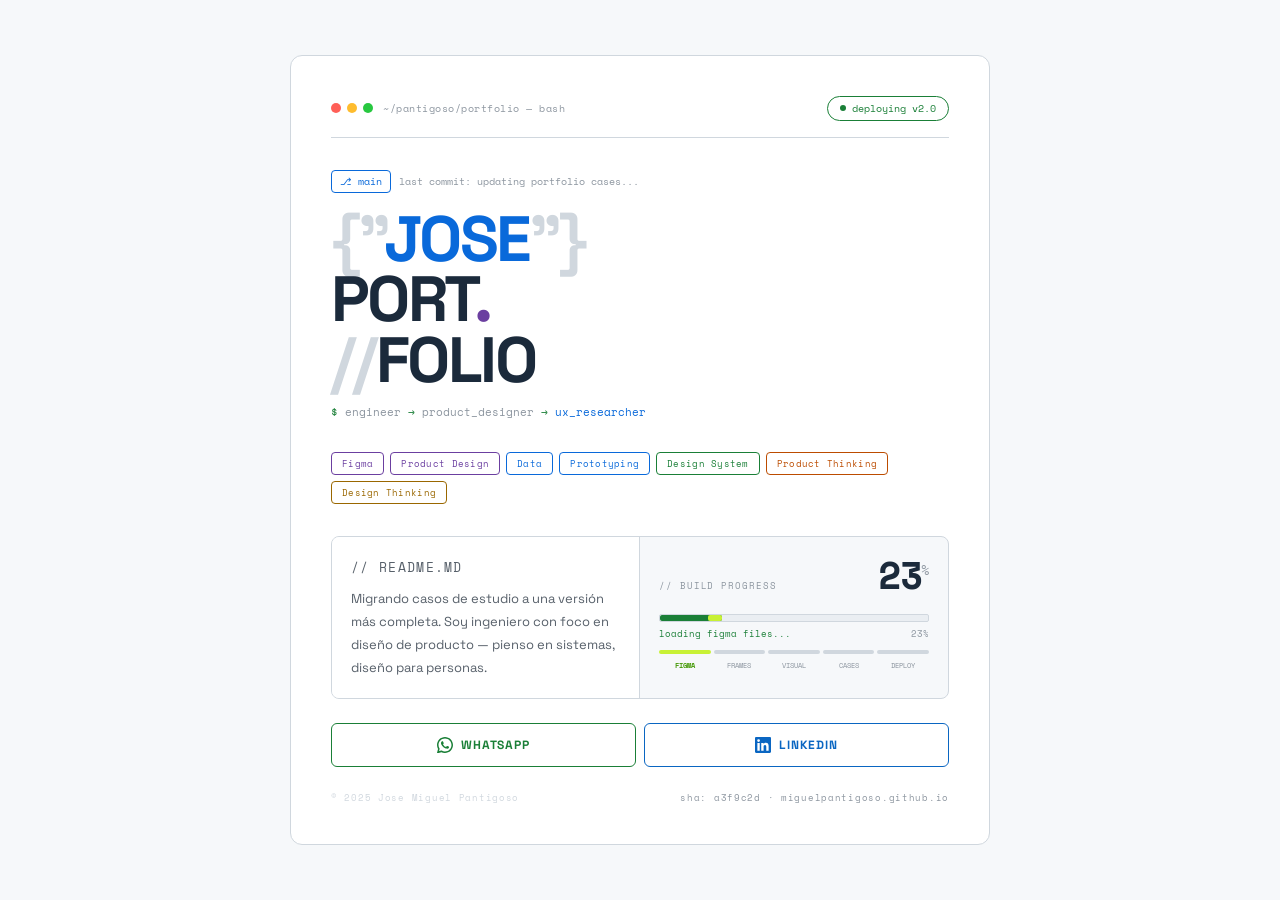
<file: index.html>
<!DOCTYPE html>
<html lang="es">
<head>
  <meta charset="UTF-8" />
  <meta name="viewport" content="width=device-width, initial-scale=1.0"/>
  <title>Jose Miguel Pantigoso · Product Designer</title>
  <link rel="preconnect" href="https://fonts.googleapis.com">
  <link href="https://fonts.googleapis.com/css2?family=Space+Grotesk:wght@400;500;700&family=Space+Mono:wght@400;700&display=swap" rel="stylesheet">
  <link rel="stylesheet" href="index.css">
</head>
<body>
  <div class="wrap">
    <div class="top-bar">
      <div class="top-left">
        <div class="traffic">
          <div class="tlight r"></div>
          <div class="tlight y"></div>
          <div class="tlight g"></div>
        </div>
        <span class="top-label">~/pantigoso/portfolio — bash</span>
      </div>
      <span class="status-pill"><span class="dot"></span> deploying v2.0</span>
    </div>

    <div class="hero">
      <div class="hero-meta">
        <span class="branch-tag">⎇ main</span>
        <span class="commit-tag">last commit: updating portfolio cases...</span>
      </div>
      <h1>
        <span class="dim">{"</span><span class="blue">JOSE</span><span class="dim">"}</span><br>
        PORT<span class="accent">.</span><br>
        <span class="dim">//</span>FOLIO
      </h1>
      <p class="role-line">
        <span class="gr">$</span> engineer
        <span class="gr">→</span> product_designer
        <span class="gr">→</span> <span class="bl">ux_researcher</span>
      </p>
    </div>

    <div class="tags-row">
      <span class="tag t1">Figma</span>
      <span class="tag t1">Product Design</span>
      <span class="tag t2">Data</span>
      <span class="tag t2">Prototyping</span>
      <span class="tag t3">Design System</span>
      <span class="tag t4">Product Thinking</span>
      <span class="tag t5">Design Thinking</span>
    </div>

    <div class="mid-row">
      <div class="desc-block">
        <p class="block-label">// readme.md</p>
        <p>Migrando casos de estudio a una versión más completa. Soy ingeniero con foco en diseño de producto — pienso en sistemas, diseño para personas.</p>
      </div>
      <div class="progress-block">
        <div class="prog-top">
          <span class="block-label">// build progress</span>
          <span class="prog-num" id="numDisplay">0<sup>%</sup></span>
        </div>
        <div class="loader-track">
          <div class="loader-fill" id="loaderFill"></div>
        </div>
        <div class="loader-label">
          <span class="loader-stage-txt" id="loaderStage">initializing...</span>
          <span id="loaderPct">0%</span>
        </div>
        <div class="steps">
          <div class="step" id="s0"></div>
          <div class="step" id="s1"></div>
          <div class="step" id="s2"></div>
          <div class="step" id="s3"></div>
          <div class="step" id="s4"></div>
        </div>
        <div class="step-labels">
          <span class="step-lbl" id="l0">figma</span>
          <span class="step-lbl" id="l1">frames</span>
          <span class="step-lbl" id="l2">visual</span>
          <span class="step-lbl" id="l3">cases</span>
          <span class="step-lbl" id="l4">deploy</span>
        </div>
      </div>
    </div>

    <div class="bottom-row">
      <a class="btn btn-wsp" href="https://wa.me/51922801666?text=Hola%20Miguel%2C%20vi%20tu%20portfolio%20y%20me%20gustar%C3%ADa%20conversar%20contigo." target="_blank">
        <svg class="wsp-icon" viewBox="0 0 24 24" xmlns="http://www.w3.org/2000/svg">
          <path class="wsp-path" d="M17.472 14.382c-.297-.149-1.758-.867-2.03-.967-.273-.099-.471-.148-.67.15-.197.297-.767.966-.94 1.164-.173.199-.347.223-.644.075-.297-.15-1.255-.463-2.39-1.475-.883-.788-1.48-1.761-1.653-2.059-.173-.297-.018-.458.13-.606.134-.133.298-.347.446-.52.149-.174.198-.298.298-.497.099-.198.05-.371-.025-.52-.075-.149-.669-1.612-.916-2.207-.242-.579-.487-.5-.669-.51-.173-.008-.371-.01-.57-.01-.198 0-.52.074-.792.372-.272.297-1.04 1.016-1.04 2.479 0 1.462 1.065 2.875 1.213 3.074.149.198 2.096 3.2 5.077 4.487.709.306 1.262.489 1.694.625.712.227 1.36.195 1.871.118.571-.085 1.758-.719 2.006-1.413.248-.694.248-1.289.173-1.413-.074-.124-.272-.198-.57-.347z"/>
          <path class="wsp-path" d="M12 0C5.373 0 0 5.373 0 12c0 2.127.558 4.126 1.532 5.862L.054 23.454a.75.75 0 0 0 .918.919l5.655-1.479A11.943 11.943 0 0 0 12 24c6.627 0 12-5.373 12-12S18.627 0 12 0zm0 21.75a9.725 9.725 0 0 1-4.953-1.355l-.355-.211-3.676.961.981-3.585-.231-.368A9.712 9.712 0 0 1 2.25 12C2.25 6.615 6.615 2.25 12 2.25S21.75 6.615 21.75 12 17.385 21.75 12 21.75z"/>
        </svg>
        WhatsApp
      </a>
      <a class="btn btn-li" href="https://www.linkedin.com/in/miguelpantigoso/" target="_blank">
        <svg class="li-icon" viewBox="0 0 24 24" xmlns="http://www.w3.org/2000/svg">
          <path class="li-path" d="M20.447 20.452h-3.554v-5.569c0-1.328-.027-3.037-1.852-3.037-1.853 0-2.136 1.445-2.136 2.939v5.667H9.351V9h3.414v1.561h.046c.477-.9 1.637-1.85 3.37-1.85 3.601 0 4.267 2.37 4.267 5.455v6.286zM5.337 7.433a2.062 2.062 0 0 1-2.063-2.065 2.064 2.064 0 1 1 2.063 2.065zm1.782 13.019H3.555V9h3.564v11.452zM22.225 0H1.771C.792 0 0 .774 0 1.729v20.542C0 23.227.792 24 1.771 24h20.451C23.2 24 24 23.227 24 22.271V1.729C24 .774 23.2 0 22.222 0h.003z"/>
        </svg>
        LinkedIn
      </a>
    </div>

    <div class="footer-line">
      <span>© 2025 Jose Miguel Pantigoso</span>
      <span class="sha">sha: a3f9c2d · miguelpantigoso.github.io</span>
    </div>
  </div>
<script>
    const TARGET = 70;
    const stages = [
      { pct: 1,  label: 'initializing...' },
      { pct: 20, label: 'loading figma files...' },
      { pct: 40, label: 'compiling wireframes...' },
      { pct: 60, label: 'building visual layer...' },
      { pct: 70, label: 'writing case studies...' },
    ];
    let current = 0;
    const fill     = document.getElementById('loaderFill');
    const num      = document.getElementById('numDisplay');
    const stageLbl = document.getElementById('loaderStage');
    const pctTxt   = document.getElementById('loaderPct');
 
    function getStageLabel(p) {
      for (let i = stages.length - 1; i >= 0; i--) {
        if (p >= stages[i].pct) return stages[i].label;
      }
      return 'initializing...';
    }
 
    function updateSteps(p) {
      var t = [20, 40, 60, 70, 100];
      t.forEach(function(v, i) {
        var el = document.getElementById('s' + i);
        var lb = document.getElementById('l' + i);
        var nx = t[i + 1] || 101;
        if (p >= v) {
          if (p < nx && i < 4) {
            el.className = 'step active';
            lb.className = 'step-lbl active';
          } else {
            el.className = 'step done';
            lb.className = 'step-lbl done';
          }
        } else {
          el.className = 'step';
          lb.className = 'step-lbl';
        }
      });
    }
 
    function tick() {
      if (current < TARGET) { current += 1; } else { current = 0; }
      var d = current <= TARGET ? current : TARGET;
      fill.style.width     = d + '%';
      num.innerHTML        = d + '<sup>%</sup>';
      pctTxt.textContent   = d + '%';
      stageLbl.textContent = getStageLabel(d);
      updateSteps(d);
      var delay = current === 0 ? 900
                : current < 30 ? 28
                : current < 55 ? 38
                : current < 68 ? 50
                : current < TARGET ? 70
                : 1200;
      setTimeout(tick, delay);
    }
 
    setTimeout(tick, 500);
  </script>
</body>
</html>
</file>
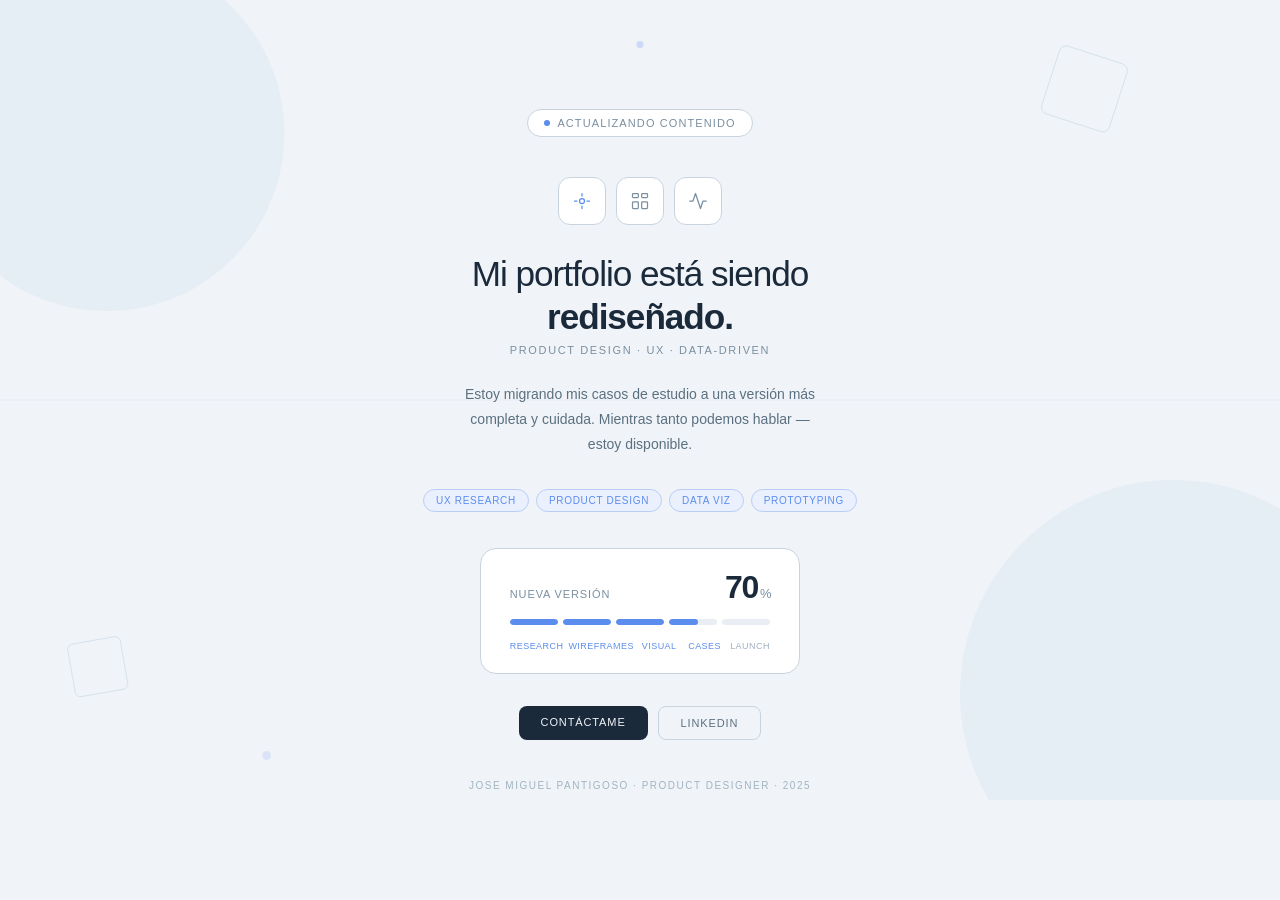
<file: portfolio-miguelpantigoso.html>
<!DOCTYPE html>
<html lang="es">
<head>
  <meta charset="UTF-8" />
  <meta name="viewport" content="width=device-width, initial-scale=1.0"/>
  <title>Jose Miguel Pantigoso · Product Designer</title>
  <style>
    * { box-sizing: border-box; margin: 0; padding: 0; }
    html, body { height: 100%; }
    body {
      background: #f0f4f8;
      min-height: 100vh;
      display: flex;
      flex-direction: column;
      align-items: center;
      justify-content: center;
      padding: 3.5rem 2rem;
      text-align: center;
      font-family: 'Helvetica Neue', Arial, sans-serif;
      position: relative;
      overflow: hidden;
    }
    .bg-shapes {
      position: fixed;
      inset: 0;
      pointer-events: none;
      z-index: 0;
    }
    .content {
      position: relative;
      z-index: 1;
      width: 100%;
      max-width: 480px;
      margin: 0 auto;
    }
    .badge {
      display: inline-flex;
      align-items: center;
      gap: 7px;
      background: #fff;
      border: 0.5px solid #c8d3de;
      border-radius: 100px;
      padding: 7px 16px;
      font-size: 11px;
      color: #7a8fa0;
      letter-spacing: 0.1em;
      text-transform: uppercase;
      margin-bottom: 2.5rem;
    }
    .pulse {
      width: 6px;
      height: 6px;
      background: #5b8dee;
      border-radius: 50%;
      animation: blink 2s infinite;
    }
    @keyframes blink {
      0%,100% { opacity:1; transform:scale(1); }
      50%      { opacity:0.3; transform:scale(0.7); }
    }
    .icons-row {
      display: flex;
      gap: 10px;
      justify-content: center;
      margin-bottom: 1.8rem;
    }
    .ibox {
      width: 48px;
      height: 48px;
      background: #fff;
      border: 0.5px solid #c8d3de;
      border-radius: 12px;
      display: flex;
      align-items: center;
      justify-content: center;
    }
    .ibox svg { width: 20px; height: 20px; }
    h1 {
      font-size: 2.2rem;
      font-weight: 300;
      color: #1b2a3b;
      letter-spacing: -0.03em;
      line-height: 1.2;
      margin-bottom: 0.4rem;
    }
    h1 strong { font-weight: 600; }
    .role {
      font-size: 11px;
      color: #7a8fa0;
      letter-spacing: 0.15em;
      text-transform: uppercase;
      margin-bottom: 1.6rem;
    }
    .desc {
      font-size: 14px;
      color: #5a7080;
      line-height: 1.8;
      max-width: 360px;
      margin: 0 auto 2rem;
      font-weight: 300;
    }
    .tags {
      display: flex;
      gap: 7px;
      justify-content: center;
      flex-wrap: wrap;
      margin-bottom: 2.2rem;
    }
    .tag {
      font-size: 10px;
      color: #5b8dee;
      background: #eaf0fd;
      border: 0.5px solid #b8ccf5;
      border-radius: 100px;
      padding: 5px 12px;
      letter-spacing: 0.07em;
      text-transform: uppercase;
    }
    .progress-card {
      background: #fff;
      border: 0.5px solid #c8d3de;
      border-radius: 16px;
      padding: 1.4rem 1.8rem;
      width: 100%;
      max-width: 320px;
      margin: 0 auto 2rem;
    }
    .prog-header {
      display: flex;
      justify-content: space-between;
      align-items: baseline;
      margin-bottom: 1rem;
    }
    .prog-label {
      font-size: 11px;
      color: #7a8fa0;
      letter-spacing: 0.08em;
      text-transform: uppercase;
    }
    .prog-pct {
      font-size: 2rem;
      font-weight: 600;
      color: #1b2a3b;
      letter-spacing: -0.04em;
      line-height: 1;
    }
    .prog-pct span {
      font-size: 13px;
      font-weight: 400;
      color: #7a8fa0;
      margin-left: 2px;
    }
    .steps {
      display: flex;
      gap: 5px;
      margin-bottom: 1rem;
    }
    .step {
      flex: 1;
      height: 6px;
      border-radius: 10px;
      background: #e8eef4;
      overflow: hidden;
    }
    .step-fill { height: 100%; border-radius: 10px; }
    .step.done .step-fill  { background: #5b8dee; width: 100%; }
    .step.active .step-fill {
      background: #5b8dee;
      width: 60%;
      animation: shimmer 2s ease-in-out infinite;
    }
    @keyframes shimmer {
      0%,100% { opacity:1; }
      50%      { opacity:0.5; }
    }
    .step.pending .step-fill { width: 0%; }
    .step-labels { display: flex; gap: 5px; }
    .step-lbl {
      flex: 1;
      font-size: 9px;
      color: #a0b0c0;
      letter-spacing: 0.05em;
      text-transform: uppercase;
      text-align: center;
    }
    .step-lbl.done { color: #5b8dee; }
    .cta-row {
      display: flex;
      gap: 10px;
      justify-content: center;
      flex-wrap: wrap;
    }
    .btn {
      font-size: 11px;
      letter-spacing: 0.08em;
      text-transform: uppercase;
      padding: 10px 22px;
      border-radius: 8px;
      text-decoration: none;
      cursor: pointer;
    }
    .btn-solid { background: #1b2a3b; color: #f0f4f8; }
    .btn-ghost {
      background: transparent;
      color: #5a7080;
      border: 0.5px solid #c8d3de;
    }
    .footer-line {
      margin-top: 2.5rem;
      font-size: 10px;
      color: #a0b4c0;
      letter-spacing: 0.15em;
      text-transform: uppercase;
    }
    @media (max-width: 480px) {
      h1 { font-size: 1.7rem; }
      .progress-card { padding: 1.2rem 1.2rem; }
    }
  </style>
</head>
<body>

  <svg class="bg-shapes" viewBox="0 0 1440 900" xmlns="http://www.w3.org/2000/svg" preserveAspectRatio="xMidYMid slice">
    <circle cx="120" cy="150" r="200" fill="#dce8f2" opacity="0.5"/>
    <circle cx="1320" cy="780" r="240" fill="#d5e4f0" opacity="0.4"/>
    <rect x="1180" y="60" width="80" height="80" rx="8" fill="none" stroke="#b8cedd" stroke-width="0.5" transform="rotate(18 1220 100)"/>
    <rect x="80" y="720" width="60" height="60" rx="6" fill="none" stroke="#b8cedd" stroke-width="0.5" transform="rotate(-10 110 750)"/>
    <circle cx="720" cy="50" r="4" fill="#5b8dee" opacity="0.25"/>
    <circle cx="300" cy="850" r="5" fill="#5b8dee" opacity="0.15"/>
    <line x1="0" y1="450" x2="1440" y2="450" stroke="#cdd9e4" stroke-width="0.5" opacity="0.6"/>
  </svg>

  <div class="content">

    <div class="badge">
      <div class="pulse"></div>
      Actualizando contenido
    </div>

    <div class="icons-row">
      <div class="ibox">
        <svg viewBox="0 0 24 24" fill="none" stroke="#5b8dee" stroke-width="1.5" stroke-linecap="round" stroke-linejoin="round">
          <circle cx="12" cy="12" r="3"/>
          <path d="M3 12h3m12 0h3M12 3v3m0 12v3"/>
        </svg>
      </div>
      <div class="ibox">
        <svg viewBox="0 0 24 24" fill="none" stroke="#7a8fa0" stroke-width="1.5" stroke-linecap="round" stroke-linejoin="round">
          <rect x="3" y="3" width="7" height="5" rx="1"/>
          <rect x="14" y="3" width="7" height="5" rx="1"/>
          <rect x="3" y="13" width="7" height="8" rx="1"/>
          <rect x="14" y="13" width="7" height="8" rx="1"/>
        </svg>
      </div>
      <div class="ibox">
        <svg viewBox="0 0 24 24" fill="none" stroke="#7a8fa0" stroke-width="1.5" stroke-linecap="round" stroke-linejoin="round">
          <polyline points="22 12 18 12 15 21 9 3 6 12 2 12"/>
        </svg>
      </div>
    </div>

    <h1>Mi portfolio está siendo<br><strong>rediseñado.</strong></h1>
    <p class="role">Product Design · UX · Data-driven</p>
    <p class="desc">Estoy migrando mis casos de estudio a una versión más completa y cuidada. Mientras tanto podemos hablar — estoy disponible.</p>

    <div class="tags">
      <span class="tag">UX Research</span>
      <span class="tag">Product Design</span>
      <span class="tag">Data Viz</span>
      <span class="tag">Prototyping</span>
    </div>

    <div class="progress-card">
      <div class="prog-header">
        <span class="prog-label">Nueva versión</span>
        <span class="prog-pct">70<span>%</span></span>
      </div>
      <div class="steps">
        <div class="step done"><div class="step-fill"></div></div>
        <div class="step done"><div class="step-fill"></div></div>
        <div class="step done"><div class="step-fill"></div></div>
        <div class="step active"><div class="step-fill"></div></div>
        <div class="step pending"><div class="step-fill"></div></div>
      </div>
      <div class="step-labels">
        <span class="step-lbl done">Research</span>
        <span class="step-lbl done">Wireframes</span>
        <span class="step-lbl done">Visual</span>
        <span class="step-lbl done">Cases</span>
        <span class="step-lbl">Launch</span>
      </div>
    </div>

    <div class="cta-row">
      <a class="btn btn-solid" href="mailto:miguepantigoso@gmail.com">Contáctame</a>
      <a class="btn btn-ghost" href="https://www.linkedin.com/in/miguelpantigoso/" target="_blank">LinkedIn</a>
    </div>

    <p class="footer-line">Jose Miguel Pantigoso · Product Designer · 2025</p>

  </div>

</body>
</html>
</file>
<file: index.css>
* { box-sizing: border-box; margin: 0; padding: 0; }
    html, body { height: 100%; background: #f6f8fa; }
    body {
      min-height: 100vh;
      display: flex;
      align-items: center;
      justify-content: center;
      padding: 2rem;
      font-family: 'Space Grotesk', 'Helvetica Neue', sans-serif;
    }

    .wrap {
      background: #ffffff;
      width: 100%;
      max-width: 700px;
      padding: 2.5rem;
      display: flex;
      flex-direction: column;
      justify-content: center;
      border: 1.5px solid #d0d7de;
      border-radius: 12px;
      position: relative;
      overflow: hidden;
    }

    .top-bar {
      display: flex; justify-content: space-between; align-items: center;
      border-bottom: 1px solid #d0d7de;
      padding-bottom: 1rem; margin-bottom: 2rem;
      flex-wrap: wrap; gap: 8px;
    }
    .top-left { display: flex; align-items: center; gap: 10px; }
    .traffic { display: flex; gap: 6px; }
    .tlight { width: 10px; height: 10px; border-radius: 50%; }
    .tlight.r { background: #ff5f57; }
    .tlight.y { background: #febc2e; }
    .tlight.g { background: #28c840; }
    .top-label {
      font-family: 'Space Mono', monospace;
      font-size: 10px; color: #8c959f; letter-spacing: 0.05em;
    }
    .status-pill {
      display: inline-flex; align-items: center; gap: 6px;
      border: 1px solid #1a7f37; border-radius: 100px;
      font-family: 'Space Mono', monospace;
      font-size: 10px; color: #1a7f37;
      padding: 4px 12px;
    }
    .dot {
      width: 6px; height: 6px;
      background: #1a7f37; border-radius: 50%;
      animation: blink 2s infinite;
    }
    @keyframes blink { 0%,100%{opacity:1;} 50%{opacity:0.2;} }

    .hero { margin-bottom: 2rem; }
    .hero-meta {
      display: flex; align-items: center; gap: 8px;
      margin-bottom: 1rem; flex-wrap: wrap;
    }
    .branch-tag {
      font-family: 'Space Mono', monospace; font-size: 10px;
      background: transparent; border: 1px solid #0969da;
      border-radius: 4px; color: #0969da; padding: 3px 8px;
    }
    .commit-tag {
      font-family: 'Space Mono', monospace;
      font-size: 10px; color: #8c959f;
    }
    .hero h1 {
      font-size: clamp(2.4rem, 10vw, 4rem);
      font-weight: 700; color: #1b2a3b;
      line-height: 0.95; letter-spacing: -0.04em; text-transform: uppercase;
    }
    .hero h1 .dim    { color: #d0d7de; }
    .hero h1 .accent { color: #6b3fa0; }
    .hero h1 .blue   { color: #0969da; }
    .role-line {
      margin-top: 0.8rem;
      font-family: 'Space Mono', monospace;
      font-size: 11px; color: #8c959f;
    }
    .role-line .gr { color: #1a7f37; }
    .role-line .bl { color: #0969da; }

    .tags-row {
      display: flex; flex-wrap: wrap; gap: 6px;
      margin-bottom: 2rem;
    }
    .tag {
      font-family: 'Space Mono', monospace; font-size: 9px;
      background: transparent; border-radius: 4px;
      padding: 4px 10px; letter-spacing: 0.03em;
    }
    .tag.t1 { color: #6b3fa0; border: 1px solid #6b3fa0; }
    .tag.t2 { color: #0969da; border: 1px solid #0969da; }
    .tag.t3 { color: #1a7f37; border: 1px solid #1a7f37; }
    .tag.t4 { color: #bc4c00; border: 1px solid #bc4c00; }
    .tag.t5 { color: #9a6700; border: 1px solid #9a6700; }

    .mid-row {
      display: grid; grid-template-columns: 1fr 1fr;
      border: 1px solid #d0d7de; border-radius: 8px;
      overflow: hidden; margin-bottom: 1.5rem;
      background: #f6f8fa;
    }
    .desc-block {
      padding: 1.2rem;
      border-right: 1px solid #d0d7de;
      background: #fff;
    }
    .block-label {
      font-family: 'Space Mono', monospace; font-size: 9px;
      color: #8c959f; letter-spacing: 0.1em; text-transform: uppercase;
      margin-bottom: 0.6rem;
    }
    .desc-block p { font-size: 13px; color: #57606a; line-height: 1.75; }

    .progress-block { padding: 1.2rem; }
    .prog-top {
      display: flex; justify-content: space-between;
      align-items: baseline; margin-bottom: 0.8rem;
    }
    .prog-num {
      font-family: 'Space Mono', monospace;
      font-size: 2.4rem; font-weight: 700; color: #1b2a3b;
      line-height: 1; letter-spacing: -0.04em;
    }
    .prog-num sup {
      font-size: 0.9rem; font-weight: 400;
      color: #8c959f; vertical-align: super;
    }

    .loader-track {
      width: 100%; height: 8px;
      background: #eaeef2; border: 1px solid #d0d7de;
      border-radius: 2px; overflow: hidden;
    }
    .loader-fill {
      height: 100%; background: #1a7f37; width: 0%;
      position: relative; transition: width 0.05s linear; border-radius: 2px;
    }
    .loader-fill::after {
      content: ''; position: absolute;
      right: 0; top: 0; bottom: 0;
      width: 14px; background: #c8f135; border-radius: 2px;
    }
    .loader-label {
      display: flex; justify-content: space-between;
      margin-top: 5px;
      font-family: 'Space Mono', monospace;
      font-size: 9px; color: #8c959f;
    }
    .loader-stage-txt { color: #1a7f37; }

    .steps { display: flex; gap: 3px; margin-top: 10px; margin-bottom: 6px; }
    .step {
      flex: 1; height: 4px;
      background: #d0d7de; border-radius: 2px;
      transition: background 0.3s;
    }
    .step.done   { background: #1a7f37; }
    .step.active { background: #c8f135; animation: pulse-s 2s infinite; }
    @keyframes pulse-s { 0%,100%{opacity:1;} 50%{opacity:0.4;} }

    .step-labels { display: flex; gap: 3px; }
    .step-lbl {
      flex: 1;
      font-family: 'Space Mono', monospace;
      font-size: 7px; color: #8c959f;
      text-align: center; text-transform: uppercase;
    }
    .step-lbl.done   { color: #1a7f37; }
    .step-lbl.active { color: #4a9c0e; font-weight: 700; }

    .bottom-row { display: flex; gap: 8px; }
    .btn {
      flex: 1;
      font-family: 'Space Grotesk', sans-serif;
      font-size: 12px; font-weight: 700;
      letter-spacing: 0.08em; text-transform: uppercase;
      padding: 13px 16px;
      text-decoration: none; text-align: center;
      cursor: pointer; border-radius: 6px;
      display: flex; align-items: center; justify-content: center; gap: 8px;
      transition: all 0.15s; background: transparent;
    }
    .btn-wsp { color: #1a7f37; border: 1.5px solid #1a7f37; }
    .btn-wsp:hover { background: #1a7f37; color: #fff; }
    .btn-wsp:hover .wsp-path { fill: #fff; }
    .wsp-icon { width: 16px; height: 16px; flex-shrink: 0; }
    .wsp-path { fill: #1a7f37; transition: fill 0.15s; }

    .btn-li { color: #0a66c2; border: 1.5px solid #0a66c2; }
    .btn-li:hover { background: #0a66c2; color: #fff; }
    .btn-li:hover .li-path { fill: #fff; }
    .li-icon { width: 16px; height: 16px; flex-shrink: 0; }
    .li-path { fill: #0a66c2; transition: fill 0.15s; }

    .footer-line {
      margin-top: 1.5rem;
      display: flex; justify-content: space-between;
      font-family: 'Space Mono', monospace;
      font-size: 9px; color: #d0d7de;
      letter-spacing: 0.08em;
    }
    .footer-line .sha { color: #8c959f; }

    @media (max-width: 520px) {
      .wrap { padding: 1.8rem 1.4rem; }
      .mid-row { grid-template-columns: 1fr; }
      .desc-block { border-right: none; border-bottom: 1px solid #d0d7de; }
      .hero h1 { font-size: 2.8rem; }
      .prog-num { font-size: 2rem; }
      .bottom-row { flex-direction: column; }
    }
</file>
